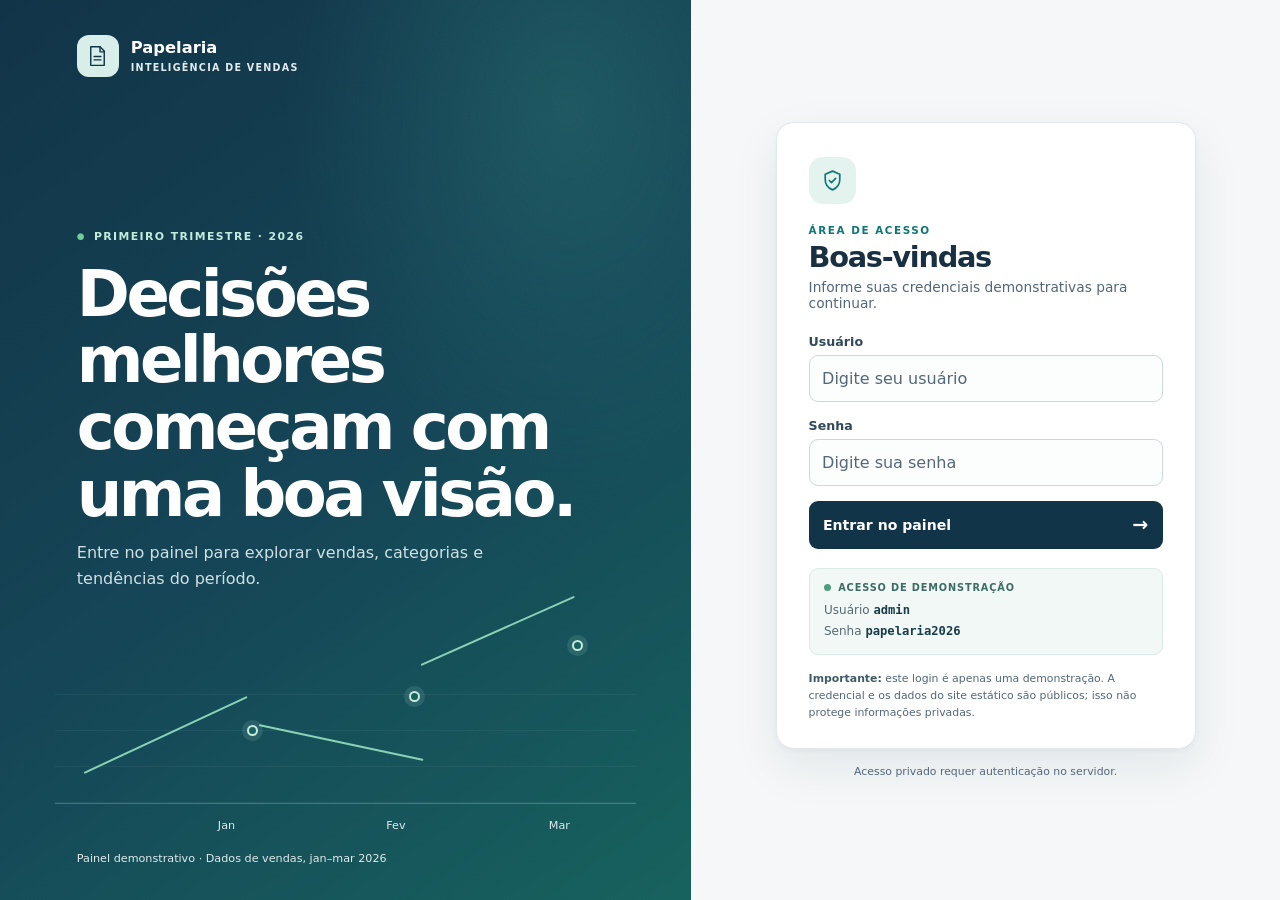
<file: projeto-dashboard/site/index.html>
<!doctype html>
<html lang="pt-BR">
  <head>
    <meta charset="utf-8">
    <meta name="viewport" content="width=device-width, initial-scale=1">
    <meta name="description" content="Acesso demonstrativo ao painel de vendas da papelaria.">
    <title>Papelaria | Entrar no painel</title>
    <link rel="stylesheet" href="login.css">
    <script src="login.js" defer></script>
  </head>
  <body>
    <a class="pular-conteudo" href="#conteudo">Pular para o formulário de acesso</a>
    <main id="conteudo" class="pagina-login">
      <section class="apresentacao" aria-labelledby="titulo-apresentacao">
        <a class="marca" href="./" aria-label="Painel de vendas da papelaria">
          <span class="marca-icone" aria-hidden="true"><svg viewBox="0 0 32 32" focusable="false"><path d="M8 4.5h11l5 5v17H8z"/><path d="M19 4.5v6h5M12 16h8M12 20h8"/></svg></span>
          <span><strong>Papelaria</strong><small>INTELIGÊNCIA DE VENDAS</small></span>
        </a>
        <div class="apresentacao-texto">
          <span class="selo-periodo"><span aria-hidden="true">●</span> PRIMEIRO TRIMESTRE · 2026</span>
          <h1 id="titulo-apresentacao">Decisões melhores começam com uma boa visão.</h1>
          <p>Entre no painel para explorar vendas, categorias e tendências do período.</p>
        </div>
        <div class="arte-decorativa" aria-hidden="true"><span class="arte-linha linha-1"></span><span class="arte-linha linha-2"></span><span class="arte-linha linha-3"></span><span class="arte-ponto ponto-1"></span><span class="arte-ponto ponto-2"></span><span class="arte-ponto ponto-3"></span><span class="arte-legenda legenda-1">Jan</span><span class="arte-legenda legenda-2">Fev</span><span class="arte-legenda legenda-3">Mar</span></div>
        <p class="rodape-apresentacao">Painel demonstrativo · Dados de vendas, jan–mar 2026</p>
      </section>

      <section class="area-formulario" aria-labelledby="titulo-login">
        <div class="cartao-login">
          <div class="icone-acesso" aria-hidden="true"><svg viewBox="0 0 24 24" focusable="false"><path d="M12 3 5 6v5c0 4.7 3 8.3 7 10 4-1.7 7-5.3 7-10V6z"/><path d="m9 12 2 2 4-4"/></svg></div>
          <p class="sobretitulo">ÁREA DE ACESSO</p>
          <h2 id="titulo-login">Boas-vindas</h2>
          <p class="instrucao">Informe suas credenciais demonstrativas para continuar.</p>
          <form id="formulario-login" novalidate>
            <div class="campo"><label for="usuario">Usuário</label><input id="usuario" name="username" type="text" autocomplete="username" required placeholder="Digite seu usuário"></div>
            <div class="campo"><label for="senha">Senha</label><input id="senha" name="password" type="password" autocomplete="current-password" required placeholder="Digite sua senha"></div>
            <p id="erro-login" class="erro-login" role="alert" hidden>Usuário ou senha incorretos. Confira os dados de demonstração.</p>
            <button id="entrar-painel" class="botao-entrar" type="submit">Entrar no painel <span aria-hidden="true">→</span></button>
          </form>
          <div class="credenciais-demo"><div class="demo-cabecalho"><span class="demo-ponto" aria-hidden="true"></span><strong>ACESSO DE DEMONSTRAÇÃO</strong></div><p>Usuário <code>admin</code><br>Senha <code>papelaria2026</code></p></div>
          <p class="aviso-seguranca"><strong>Importante:</strong> este login é apenas uma demonstração. A credencial e os dados do site estático são públicos; isso não protege informações privadas.</p>
        </div>
        <p class="rodape-formulario">Acesso privado requer autenticação no servidor.</p>
      </section>
    </main>
  </body>
</html>
</file>
<file: projeto-dashboard/site/login.css>
:root { color-scheme: light; --ink: #192f42; --muted: #526779; --line: #dde6eb; --white: #fff; --navy: #123448; --teal: #0f7775; --mint: #bde3d5; --paper: #f5f7f8; --danger: #a33d39; font-family: "Segoe UI", system-ui, -apple-system, BlinkMacSystemFont, Arial, sans-serif; font-synthesis: none; text-rendering: optimizeLegibility; }
* { box-sizing: border-box; }
html, body { min-width: 320px; min-height: 100%; margin: 0; }
body { background: var(--paper); color: var(--ink); }
button, input { font: inherit; }
.pular-conteudo { position: absolute; top: -5rem; left: 1rem; z-index: 5; padding: .7rem 1rem; border-radius: 8px; background: #fff; color: var(--navy); }
.pular-conteudo:focus { top: 1rem; }
.pagina-login { min-height: 100vh; display: grid; grid-template-columns: minmax(0, 1.08fr) minmax(420px, .92fr); }
.apresentacao { position: relative; display: flex; min-height: 100vh; flex-direction: column; overflow: hidden; padding: 2.2rem clamp(2rem, 6vw, 6.5rem); background: radial-gradient(ellipse at 82% 12%, rgb(42 115 115 / 48%), transparent 35%), linear-gradient(145deg, #123448 0%, #154657 53%, #17625e 100%); color: #fff; }
.marca { position: relative; z-index: 1; display: inline-flex; width: fit-content; align-items: center; gap: .75rem; color: #fff; text-decoration: none; }
.marca-icone { width: 42px; height: 42px; display: grid; place-items: center; border-radius: 12px; background: #d8eee8; }
.marca-icone svg { width: 27px; fill: none; stroke: #123448; stroke-width: 1.7; stroke-linecap: round; stroke-linejoin: round; }
.marca > span:last-child { display: grid; line-height: 1.15; }
.marca strong { font-size: 1.02rem; }
.marca small { margin-top: .25rem; color: #e0ebed; font-size: .6rem; font-weight: 750; letter-spacing: .13em; }
.apresentacao-texto { position: relative; z-index: 1; max-width: 590px; margin: auto 0 12rem; padding-top: 5rem; }
.selo-periodo { display: inline-flex; align-items: center; gap: .5rem; color: #c1ebdb; font-size: .68rem; font-weight: 800; letter-spacing: .13em; }
.selo-periodo span { color: #71cc9c; font-size: .55rem; }
h1, h2, p { margin-top: 0; }
.apresentacao h1 { margin: 1.1rem 0 .8rem; font-size: clamp(2.6rem, 5vw, 4.4rem); line-height: 1.04; letter-spacing: -.055em; }
.apresentacao-texto p { max-width: 470px; margin: 0; color: #d0e1e4; font-size: 1rem; line-height: 1.65; }
.arte-decorativa { position: absolute; right: 8%; bottom: 6rem; left: 8%; height: 145px; border-bottom: 1px solid rgb(222 245 237 / 23%); background: repeating-linear-gradient(to bottom, transparent 0, transparent 35px, rgb(229 242 237 / 11%) 36px); }
.arte-linha { position: absolute; height: 2px; transform-origin: left; border-radius: 5px; background: #8bd2b5; }
.linha-1 { bottom: 29px; left: 5%; width: 31%; transform: rotate(-25deg); }
.linha-2 { bottom: 77px; left: 35%; width: 29%; transform: rotate(12deg); }
.linha-3 { bottom: 137px; left: 63%; width: 29%; transform: rotate(-24deg); }
.arte-ponto { position: absolute; width: 11px; height: 11px; border: 2px solid #c6eadc; border-radius: 50%; background: #17625e; box-shadow: 0 0 0 5px rgb(198 234 220 / 12%); }
.ponto-1 { bottom: 67px; left: 33%; }.ponto-2 { bottom: 101px; left: 61%; }.ponto-3 { bottom: 152px; left: 89%; }
.arte-legenda { position: absolute; bottom: -1.8rem; color: #e0ebed; font-size: .7rem; }.legenda-1 { left: 28%; }.legenda-2 { left: 57%; }.legenda-3 { left: 85%; }
.rodape-apresentacao { position: relative; z-index: 1; margin: auto 0 0; color: #e0ebed; font-size: .7rem; }
.area-formulario { display: grid; align-content: center; justify-items: center; padding: 2.5rem clamp(1.25rem, 5vw, 4rem); }
.cartao-login { width: min(100%, 420px); padding: 2.15rem 2rem 1.65rem; border: 1px solid #e2e9ed; border-radius: 18px; background: var(--white); box-shadow: 0 18px 48px rgb(23 48 64 / 8%), 0 2px 5px rgb(23 48 64 / 4%); }
.icone-acesso { width: 47px; height: 47px; display: grid; place-items: center; margin-bottom: 1.2rem; border-radius: 14px; background: #e5f3ef; }
.icone-acesso svg { width: 25px; fill: none; stroke: var(--teal); stroke-width: 1.6; stroke-linecap: round; stroke-linejoin: round; }
.sobretitulo { margin-bottom: .25rem; color: var(--teal); font-size: .65rem; font-weight: 800; letter-spacing: .15em; }
.cartao-login h2 { margin-bottom: .35rem; font-size: 1.8rem; letter-spacing: -.045em; }
.instrucao { margin-bottom: 1.45rem; color: var(--muted); font-size: .86rem; }
.campo { margin-bottom: .95rem; }
.campo label { display: block; margin-bottom: .38rem; color: #31495a; font-size: .79rem; font-weight: 720; }
.campo input { width: 100%; min-height: 47px; padding: .65rem .78rem; border: 1px solid #ccd8df; border-radius: 9px; background: #fcfdfd; color: var(--ink); font-size: 1rem; }
.campo input::placeholder { color: var(--muted); opacity: 1; }
.campo input:focus-visible, button:focus-visible, a:focus-visible { outline: 3px solid #dc9e49; outline-offset: 2px; }
.erro-login { margin: -.15rem 0 .85rem; padding: .65rem .75rem; border: 1px solid #e8c8c4; border-radius: 8px; background: #fff4f2; color: var(--danger); font-size: .78rem; }
.botao-entrar { width: 100%; min-height: 48px; display: flex; align-items: center; justify-content: space-between; margin-top: .3rem; padding: .65rem .9rem; border: 0; border-radius: 9px; background: var(--navy); color: #fff; cursor: pointer; font-size: .88rem; font-weight: 750; transition: background .15s ease, transform .15s ease; }
.botao-entrar:hover { transform: translateY(-1px); background: #1b5361; }
.botao-entrar span { font-size: 1.2rem; }
.credenciais-demo { margin-top: 1.2rem; padding: .8rem .9rem; border: 1px solid #dcebe7; border-radius: 9px; background: #f2f8f6; }
.demo-cabecalho { display: flex; align-items: center; gap: .45rem; color: #3d6c65; font-size: .61rem; letter-spacing: .09em; }
.demo-ponto { width: 7px; height: 7px; border-radius: 50%; background: #4f9b7d; }
.credenciais-demo p { margin: .45rem 0 0; color: #526a72; font-size: .75rem; line-height: 1.7; }
.credenciais-demo code { color: #173d4b; font-family: Consolas, monospace; font-size: .76rem; font-weight: 700; }
.aviso-seguranca { margin: 1rem 0 0; color: var(--muted); font-size: .68rem; line-height: 1.55; }
.aviso-seguranca strong { color: #405a68; }
.rodape-formulario { margin: 1rem 0 0; color: var(--muted); font-size: .68rem; text-align: center; }
@media (max-width: 880px) { .pagina-login { grid-template-columns: minmax(0, .95fr) minmax(390px, 1.05fr); }.apresentacao { padding-inline: 2rem; }.apresentacao h1 { font-size: clamp(2.35rem, 5vw, 3.4rem); } }
@media (max-width: 700px) { .pagina-login { grid-template-columns: 1fr; }.apresentacao { min-height: 300px; padding: 1.2rem 1.25rem 1.1rem; }.marca-icone { width: 37px; height: 37px; }.apresentacao-texto { margin: 2.5rem 0 4.7rem; padding: 0; }.apresentacao h1 { max-width: 520px; margin: .7rem 0 .45rem; font-size: clamp(2rem, 7vw, 2.8rem); }.apresentacao-texto p { font-size: .83rem; }.arte-decorativa { right: 9%; bottom: 2.8rem; left: 48%; height: 64px; opacity: .55; }.linha-1 { bottom: 16px; }.linha-2 { bottom: 35px; }.linha-3 { bottom: 58px; }.ponto-1 { bottom: 49px; }.ponto-2 { bottom: 57px; }.ponto-3 { bottom: 74px; }.arte-legenda { display: none; }.rodape-apresentacao { font-size: .62rem; }.area-formulario { padding: 1.5rem 1rem 1rem; }.cartao-login { padding: 1.6rem 1.2rem 1.3rem; }.icone-acesso { margin-bottom: .8rem; } }
@media (max-width: 360px) { .apresentacao { min-height: 280px; }.cartao-login { padding-inline: 1rem; } }
@media (prefers-reduced-motion: reduce) { *, *::before, *::after { scroll-behavior: auto !important; transition-duration: .01ms !important; } }
</file>
<file: projeto-dashboard/site/estilos.css>
:root {
  color-scheme: light;
  --ink: #182d40;
  --ink-soft: #526779;
  --ink-faint: #526779;
  --paper: #f3f6f8;
  --white: #fff;
  --line: #dfe7ed;
  --line-dark: #cbd7df;
  --navy: #16374b;
  --navy-deep: #102c3d;
  --teal: #0b706e;
  --teal-soft: #e4f3f0;
  --gold: #b87928;
  --gold-soft: #fbf1df;
  --blue-soft: #e9f0f7;
  --red: #a63b37;
  --shadow: 0 12px 32px rgb(20 47 66 / 6%), 0 1px 2px rgb(20 47 66 / 4%);
  --radius: 16px;
  font-family: "Segoe UI", system-ui, -apple-system, BlinkMacSystemFont, Arial, sans-serif;
  font-synthesis: none;
  text-rendering: optimizeLegibility;
}

* { box-sizing: border-box; }
html { min-width: 320px; scroll-behavior: smooth; }
body { margin: 0; background: var(--paper); color: var(--ink); line-height: 1.5; }
button, input, select { color: inherit; font: inherit; }
button { -webkit-tap-highlight-color: transparent; }
a { color: inherit; }
.pular-conteudo { position: absolute; top: -5rem; left: 1rem; z-index: 10; padding: .7rem 1rem; border-radius: 8px; background: var(--white); color: var(--navy); }
.pular-conteudo:focus { top: 1rem; }
.topo { overflow: hidden; color: var(--white); background: var(--navy-deep); }
.topo-conteudo, .hero-conteudo, .conteudo { width: min(1180px, calc(100% - 48px)); margin-inline: auto; }
.topo-conteudo { min-height: 78px; display: flex; align-items: center; justify-content: space-between; gap: 1rem; border-bottom: 1px solid rgb(255 255 255 / 12%); }
.marca { display: inline-flex; align-items: center; gap: .7rem; text-decoration: none; }
.marca-simbolo { width: 38px; height: 38px; display: grid; place-items: center; border-radius: 11px; background: #d7eee8; }
.marca-simbolo svg { width: 25px; fill: none; stroke: var(--navy-deep); stroke-linecap: round; stroke-linejoin: round; stroke-width: 1.7; }
.marca-texto { display: grid; line-height: 1.12; }
.marca-texto strong { font-size: 1rem; letter-spacing: -.02em; }
.marca-texto span { margin-top: .2rem; color: #b3c5cd; font-size: .61rem; font-weight: 750; letter-spacing: .14em; }
.acoes-topo { display: inline-flex; align-items: center; gap: .8rem; }
.periodo-topo { display: inline-flex; align-items: center; gap: .55rem; color: #d2dfe3; font-size: .81rem; }
.botao-sair { min-height: 36px; display: inline-flex; align-items: center; gap: .35rem; border: 1px solid rgb(255 255 255 / 24%); border-radius: 8px; padding: .35rem .65rem; background: rgb(255 255 255 / 7%); color: #eef5f5; cursor: pointer; font-size: .78rem; font-weight: 700; }
.botao-sair:hover { background: rgb(255 255 255 / 15%); }
.ponto-ativo { width: 8px; height: 8px; border-radius: 50%; background: #65c5a2; box-shadow: 0 0 0 4px rgb(101 197 162 / 15%); }
.hero { background: radial-gradient(ellipse at 82% 15%, rgb(41 105 111 / 42%), transparent 37%), linear-gradient(112deg, #16374b 0%, #173f51 55%, #15585e 100%); }
.hero-conteudo { min-height: 203px; display: flex; align-items: center; justify-content: space-between; gap: 2rem; padding-block: 2.2rem 2.6rem; }
.sobretitulo { margin: 0 0 .35rem; color: var(--teal); font-size: .68rem; font-weight: 800; letter-spacing: .14em; }
.hero-sobretitulo { color: #c1ebdb; }
h1, h2, p { margin-top: 0; }
h1 { margin-bottom: .45rem; font-size: clamp(2rem, 4vw, 2.8rem); line-height: 1.1; letter-spacing: -.045em; }
.subtitulo { max-width: 630px; margin-bottom: 0; color: #d3e1e5; font-size: 1rem; }
.hero-selo { display: flex; align-items: center; gap: .85rem; flex: none; padding: .85rem 1.05rem; border: 1px solid rgb(255 255 255 / 18%); border-radius: 13px; background: rgb(255 255 255 / 8%); }
.selo-icone { width: 38px; height: 38px; display: grid; place-items: center; border-radius: 10px; background: rgb(137 214 187 / 16%); color: #a4e0c7; font-size: 1.6rem; }
.hero-selo span:last-child { display: grid; line-height: 1.3; }
.hero-selo strong { font-size: .85rem; }
.hero-selo small { margin-top: .22rem; color: #f0f6f5; font-size: .75rem; }
.conteudo { position: relative; margin-top: -1.15rem; margin-bottom: 2.5rem; }
.cartao { border: 1px solid var(--line); border-radius: var(--radius); background: var(--white); box-shadow: var(--shadow); }
.filtros { padding: 1.35rem 1.5rem 1rem; }
.filtros-cabecalho, .titulo-bloco, .secao-titulo, .indicador-topo, .tabela-cabecalho, .acoes-tabela, .filtros-rodape, .controles-paginacao, .navegacao-paginas { display: flex; align-items: center; }
.filtros-cabecalho, .tabela-cabecalho, .filtros-rodape, .controles-paginacao { justify-content: space-between; gap: 1rem; }
.titulo-bloco { gap: .8rem; }
.titulo-icone { width: 42px; height: 42px; display: grid; place-items: center; border-radius: 12px; background: var(--teal-soft); color: var(--teal); font-size: 1.6rem; }
.filtros h2, .secao-titulo h2, .nota-metodologica h2 { margin: 0; font-size: 1.15rem; font-weight: 720; letter-spacing: -.025em; }
.filtros h2 { font-size: 1.2rem; }
.botao { min-height: 42px; display: inline-flex; align-items: center; justify-content: center; gap: .5rem; border: 1px solid transparent; border-radius: 9px; padding: .55rem .85rem; cursor: pointer; font-size: .83rem; font-weight: 700; transition: background-color .15s ease, border-color .15s ease, transform .15s ease; }
.botao:active, .botao-pagina:active { transform: translateY(1px); }
.botao-limpar { border-color: var(--line); background: var(--white); color: var(--ink-soft); }
.botao-limpar:hover, .botao-secundario:hover { border-color: #a9c3c9; background: #f2f8f8; color: var(--navy); }
.botao-secundario { border-color: var(--line-dark); background: var(--white); color: var(--navy); }
.botao-secundario > span { color: var(--teal); font-size: 1.05rem; }
button:disabled { opacity: 1; border-color: var(--line-dark); background: #eef2f4; color: var(--ink-soft); cursor: not-allowed; }
button:focus-visible, input:focus-visible, select:focus-visible, a:focus-visible, .envoltorio-tabela:focus-visible { outline: 3px solid #d99b44; outline-offset: 2px; }
.grade-filtros { display: grid; grid-template-columns: minmax(230px, 1.6fr) repeat(4, minmax(125px, 1fr)); gap: .85rem; margin-top: 1.25rem; }
.campo { min-width: 0; }
.campo label { display: block; margin-bottom: .36rem; color: #354b5c; font-size: .77rem; font-weight: 720; }
.campo input, .campo select, .tamanho-pagina select { width: 100%; min-width: 0; min-height: 42px; border: 1px solid var(--line-dark); border-radius: 8px; background: var(--white); color: var(--ink); font-size: 1rem; }
.campo input, .campo select { padding: .55rem .7rem; }
.campo input::placeholder { color: var(--ink-soft); opacity: 1; }
.campo input[type="date"] { padding-right: .45rem; }
.campo-busca small { display: block; margin-top: .28rem; color: var(--ink-faint); font-size: .68rem; }
.campo-com-icone { position: relative; }
.campo-com-icone > span { position: absolute; top: 50%; left: .72rem; transform: translateY(-54%); color: var(--ink-soft); font-size: 1.1rem; pointer-events: none; }
.campo-com-icone input { padding-left: 2.2rem; }
.erro-periodo { margin: .65rem 0 0; color: var(--red); font-size: .8rem; font-weight: 650; }
.filtros-rodape { margin-top: .8rem; padding-top: .75rem; border-top: 1px solid #edf1f4; }
.dica-teclado { color: var(--ink-faint); font-size: .73rem; }
.dica-teclado span { margin-right: .2rem; color: var(--teal); font-weight: 800; }
.texto-auxiliar { margin: 0; color: var(--ink-soft); font-size: .78rem; font-variant-numeric: tabular-nums; }
.indicadores { display: grid; grid-template-columns: repeat(4, minmax(0, 1fr)); gap: .9rem; margin: 1rem 0; }
.indicador { min-width: 0; padding: 1.05rem 1.15rem .95rem; border-top: 3px solid #b7c9d0; }
.indicador-destaque { border-top-color: var(--teal); }
.indicador:nth-child(2) { border-top-color: #6687a1; }
.indicador:nth-child(3) { border-top-color: var(--gold); }
.indicador:nth-child(4) { border-top-color: #7d8d66; }
.indicador-topo { justify-content: space-between; gap: .5rem; }
.indicador-rotulo { margin: 0; color: var(--ink-soft); font-size: .8rem; font-weight: 680; }
.indicador-icone { width: 31px; height: 31px; display: grid; place-items: center; border-radius: 9px; font-size: .83rem; font-weight: 800; }
.icone-receita { background: var(--teal-soft); color: var(--teal); }
.icone-vendas { background: var(--blue-soft); color: #4c6e8b; font-size: 1rem; }
.icone-ticket { background: var(--gold-soft); color: var(--gold); font-size: 1.15rem; }
.icone-unidades { background: #edf1e8; color: #718151; font-size: 1.1rem; }
.indicador-valor { overflow: hidden; margin: .5rem 0 .28rem; font-size: clamp(1.45rem, 2.6vw, 2rem); line-height: 1.15; font-weight: 760; letter-spacing: -.045em; font-variant-numeric: tabular-nums; text-overflow: ellipsis; white-space: nowrap; }
.indicador-nota { margin: 0; color: var(--ink-faint); font-size: .7rem; }
.graficos { display: grid; grid-template-columns: repeat(2, minmax(0, 1fr)); gap: .9rem; }
.cartao-grafico { min-width: 0; padding: 1.2rem 1.25rem .85rem; }
.secao-titulo { justify-content: space-between; gap: 1rem; }
.secao-titulo h2 { font-size: 1.07rem; }
.etiqueta-grafico { flex: none; padding: .3rem .55rem; border-radius: 6px; background: #f1f5f6; color: var(--ink-soft); font-size: .63rem; font-weight: 800; letter-spacing: .06em; }
.descricao-grafico { margin: .35rem 0 .3rem; color: var(--ink-faint); font-size: .77rem; }
.area-grafico { width: 100%; min-height: 240px; }
.area-grafico svg { display: block; width: 100%; height: 240px; overflow: visible; }
.grafico-grade { stroke: #e4eaee; stroke-width: 1; }
.grafico-eixo { fill: #526779; font: 12px "Segoe UI", system-ui, Arial, sans-serif; }
.grafico-rotulo { fill: #294253; font: 12px "Segoe UI", system-ui, Arial, sans-serif; }
.grafico-valor { fill: #1b4552; font: 700 12px "Segoe UI", system-ui, Arial, sans-serif; }
.grafico-mensagem { fill: #526779; font: 14px "Segoe UI", system-ui, Arial, sans-serif; }
.secao-tabela { margin-top: .95rem; padding: 1.25rem 1.25rem .9rem; }
.tabela-cabecalho { align-items: flex-end; margin-bottom: .8rem; }
.acoes-tabela { flex: none; gap: .5rem; }
.etiqueta-contagem { flex: none; display: inline-flex; margin-top: .45rem; padding: .27rem .65rem; border-radius: 99px; background: var(--teal-soft); color: #176861; font-size: .72rem; font-weight: 760; font-variant-numeric: tabular-nums; }
.envoltorio-tabela { max-width: 100%; overflow: auto; border: 1px solid var(--line); border-radius: 10px; }
table { width: 100%; min-width: 970px; border-collapse: separate; border-spacing: 0; text-align: left; font-size: .79rem; }
th, td { padding: .68rem .72rem; border-bottom: 1px solid #edf1f4; white-space: nowrap; }
th { background: #f5f8fa; color: #53697a; font-size: .68rem; font-weight: 750; letter-spacing: .035em; }
th:first-child { border-top-left-radius: 9px; }
th:last-child { border-top-right-radius: 9px; }
th button { width: 100%; min-height: 30px; display: inline-flex; align-items: center; justify-content: flex-start; gap: .4rem; border: 0; padding: 0; background: transparent; color: inherit; cursor: pointer; text-align: inherit; font-size: inherit; font-weight: inherit; letter-spacing: inherit; }
th button:hover { color: var(--teal); }
.indicador-ordem { color: #526779; font-size: .9rem; }
th[aria-sort="ascending"] .indicador-ordem, th[aria-sort="descending"] .indicador-ordem { color: var(--teal); }
.alinhado-direita, .alinhado-direita button { text-align: right; }
.alinhado-direita button { justify-content: flex-end; }
td { color: #344b5c; font-variant-numeric: tabular-nums; }
tbody tr:nth-child(even) { background: #fbfcfd; }
tbody tr:hover { background: #f0f7f6; }
tbody tr:last-child td { border-bottom: 0; }
td:nth-child(6), td:nth-child(7), td:nth-child(8) { text-align: right; }
td:nth-child(8) { color: var(--navy); font-weight: 700; }
.mensagem-vazia { display: grid; justify-items: center; gap: .35rem; margin: .6rem 0; padding: 2.3rem 1rem; border: 1px dashed #d5e0e5; border-radius: 11px; background: #f8fafb; color: var(--ink-soft); text-align: center; }
.mensagem-vazia > span:first-child { color: #526779; font-size: 1.6rem; }
.mensagem-vazia strong { color: var(--ink); font-size: .95rem; }
.mensagem-vazia span:last-child { max-width: 430px; font-size: .8rem; }
.controles-paginacao { margin-top: .85rem; gap: .75rem; }
.tamanho-pagina { display: inline-flex; align-items: center; gap: .55rem; color: var(--ink-soft); font-size: .76rem; }
.tamanho-pagina select { width: auto; min-height: 35px; padding: .35rem 1.7rem .35rem .55rem; font-size: 1rem; }
.navegacao-paginas { gap: .65rem; }
.botao-pagina { min-height: 36px; display: inline-flex; align-items: center; justify-content: center; gap: .35rem; border: 1px solid var(--line-dark); border-radius: 8px; padding: .35rem .65rem; background: var(--white); color: var(--navy); cursor: pointer; font-size: .75rem; font-weight: 680; }
.botao-pagina:hover:not(:disabled) { background: #f1f7f7; border-color: #a9c4c7; }
.pagina-atual { min-width: 94px; color: var(--ink-soft); font-size: .75rem; text-align: center; font-variant-numeric: tabular-nums; }
.mensagem-acao { min-height: 1.15rem; margin: .45rem 0 0; color: #28705e; font-size: .74rem; }
.nota-metodologica { display: flex; gap: .85rem; margin-top: 1rem; padding: 1.05rem 1.2rem; border: 1px solid #dce8e7; border-radius: 12px; background: #edf5f3; }
.nota-icone { width: 24px; height: 24px; display: grid; flex: none; place-items: center; border-radius: 50%; background: #d5eae4; color: #286c61; font-size: .76rem; font-weight: 800; }
.nota-metodologica h2 { margin-bottom: .35rem; font-size: .9rem; }
.nota-metodologica p { margin: .3rem 0 0; color: #4c626e; font-size: .75rem; }
.nota-metodologica code, .rodape code { font-family: Consolas, "Courier New", monospace; }
.erro-carregamento { padding: 1rem; border: 1px solid #d8aaa7; border-radius: 9px; background: #fff2f1; color: #782e2b; }
.rodape { display: flex; align-items: center; justify-content: center; gap: .55rem; padding: 0 1rem 1.6rem; color: var(--ink-soft); font-size: .7rem; }
.somente-leitor { position: absolute; width: 1px; height: 1px; padding: 0; margin: -1px; overflow: hidden; clip: rect(0, 0, 0, 0); white-space: nowrap; border: 0; }
.tabela-impressao { display: none; }

@media (max-width: 940px) {
  .grade-filtros { grid-template-columns: repeat(4, minmax(0, 1fr)); }
  .campo-busca { grid-column: span 2; }
  .campo-busca small { min-height: 1em; }
  .indicadores { grid-template-columns: repeat(2, minmax(0, 1fr)); }
}
@media (max-width: 760px) {
  .topo-conteudo, .hero-conteudo, .conteudo { width: min(100% - 24px, 600px); }
  .topo-conteudo { min-height: 68px; }
  .hero-conteudo { min-height: 190px; padding-block: 1.7rem 2rem; }
  .hero-selo { padding: .65rem .75rem; }
  .graficos { grid-template-columns: 1fr; }
  .area-grafico { min-height: 220px; }
  .area-grafico svg { height: 220px; }
  .tabela-cabecalho { align-items: flex-start; flex-direction: column; }
  .acoes-tabela { align-self: stretch; }
  .acoes-tabela .botao { flex: 1; }
}
@media (max-width: 560px) {
  .topo-conteudo, .hero-conteudo, .conteudo { width: calc(100% - 20px); }
  .topo-conteudo { flex-wrap: wrap; padding-block: .65rem; }
  .acoes-topo { width: 100%; justify-content: space-between; }
  .periodo-topo { font-size: .75rem; }
  .marca-simbolo { width: 34px; height: 34px; }
  .hero-conteudo { align-items: flex-start; flex-direction: column; gap: 1rem; }
  .hero-selo { padding: .5rem .7rem; }
  .selo-icone { width: 31px; height: 31px; }
  .subtitulo { font-size: .89rem; }
  .filtros { padding: 1rem; }
  .filtros-cabecalho { flex-wrap: wrap; }
  .filtros-cabecalho { align-items: flex-start; }
  .botao-limpar { min-height: 38px; padding-inline: .6rem; font-size: .73rem; }
  .grade-filtros { grid-template-columns: repeat(2, minmax(0, 1fr)); gap: .75rem; margin-top: 1rem; }
  .campo-busca { grid-column: span 2; }
  .campo-busca small { display: none; }
  .filtros-rodape { align-items: flex-start; flex-direction: column; gap: .3rem; }
  .indicadores { gap: .65rem; margin-block: .75rem; }
  .indicador { padding: .85rem .9rem .78rem; }
  .indicador-valor { font-size: clamp(1.3rem, 6vw, 1.8rem); }
  .indicador-nota { font-size: .65rem; }
  .cartao-grafico, .secao-tabela { padding-inline: .8rem; }
  .acoes-tabela { gap: .4rem; }
  .acoes-tabela .botao { padding-inline: .5rem; font-size: .72rem; }
  .controles-paginacao { align-items: flex-start; flex-direction: column; }
  .navegacao-paginas { align-self: stretch; justify-content: space-between; }
  .nota-metodologica { padding: .9rem; }
}
@media (max-width: 360px) {
  .periodo-topo { max-width: 145px; text-align: right; }
  .grade-filtros { grid-template-columns: 1fr; }
  .campo-busca { grid-column: auto; }
  .acoes-tabela { align-items: stretch; flex-direction: column; }
}
@media print {
  @page { size: auto; margin: 14mm; }
  :root { color-scheme: light; }
  body { background: #fff; color: #172b3a; font-size: 9pt; print-color-adjust: exact; -webkit-print-color-adjust: exact; }
  .pular-conteudo, .topo-conteudo, .filtros, .acoes-tabela, .envoltorio-tabela, .controles-paginacao, .mensagem-acao, .rodape, .erro-carregamento { display: none !important; }
  .topo { background: #16374b !important; }
  .hero-conteudo { width: 100%; min-height: auto; padding: 12mm 0; }
  .hero-selo { display: none; }
  .conteudo { width: 100%; margin: 0; }
  .indicadores { grid-template-columns: repeat(4, 1fr); gap: 5mm; margin: 5mm 0; }
  .indicador, .cartao-grafico, .nota-metodologica { box-shadow: none; break-inside: avoid; }
  .graficos { grid-template-columns: repeat(2, 1fr); gap: 5mm; }
  .area-grafico, .area-grafico svg { height: 58mm; min-height: 58mm; }
  .secao-tabela { margin-top: 5mm; }
  .tabela-cabecalho { margin-bottom: 2mm; }
  .tabela-impressao { display: block; }
  .tabela-impressao table { width: 100%; min-width: 0; table-layout: auto; font-size: 7pt; }
  .tabela-impressao th, .tabela-impressao td { padding: 1.4mm 1mm; white-space: normal; overflow-wrap: anywhere; }
  .tabela-impressao thead { display: table-header-group; }
  .tabela-impressao tr { break-inside: avoid; }
  .nota-metodologica { margin-top: 4mm; }
}
@media (prefers-reduced-motion: reduce) { *, *::before, *::after { scroll-behavior: auto !important; transition-duration: .01ms !important; } }
</file>
